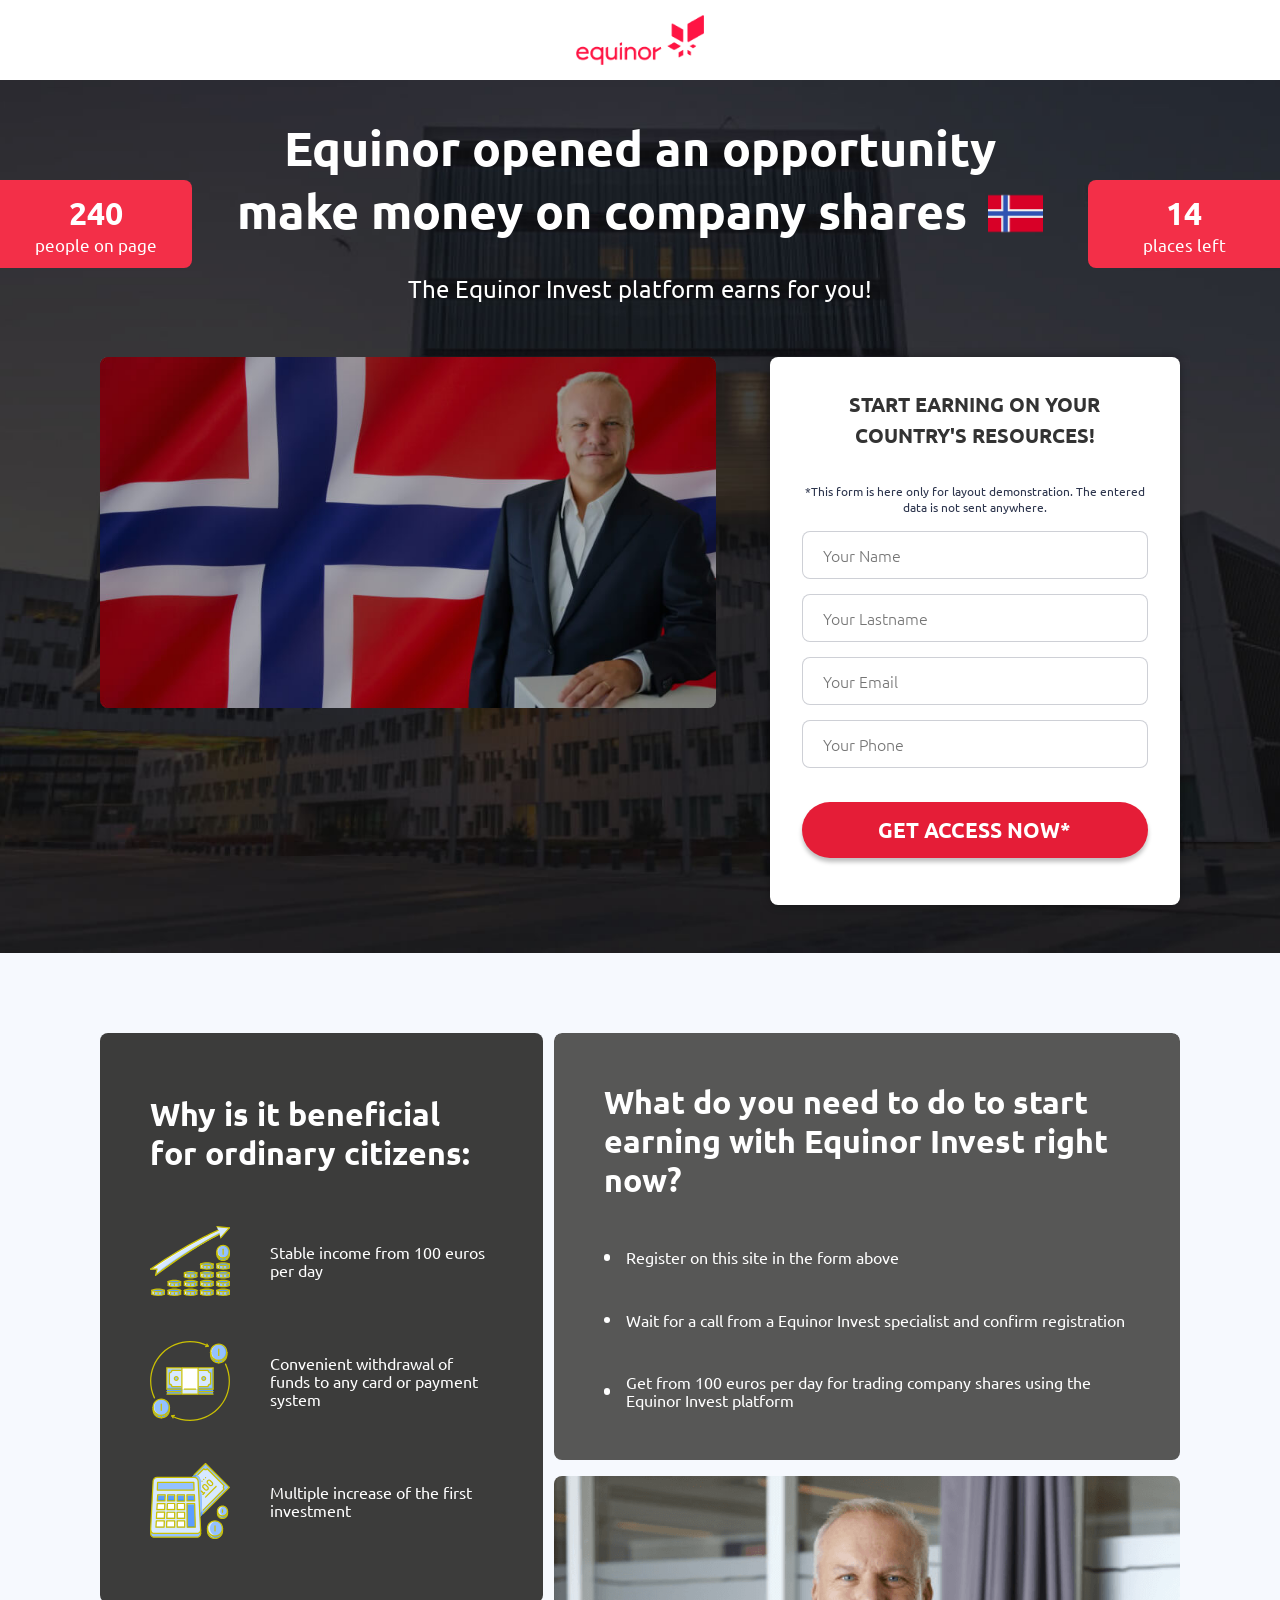
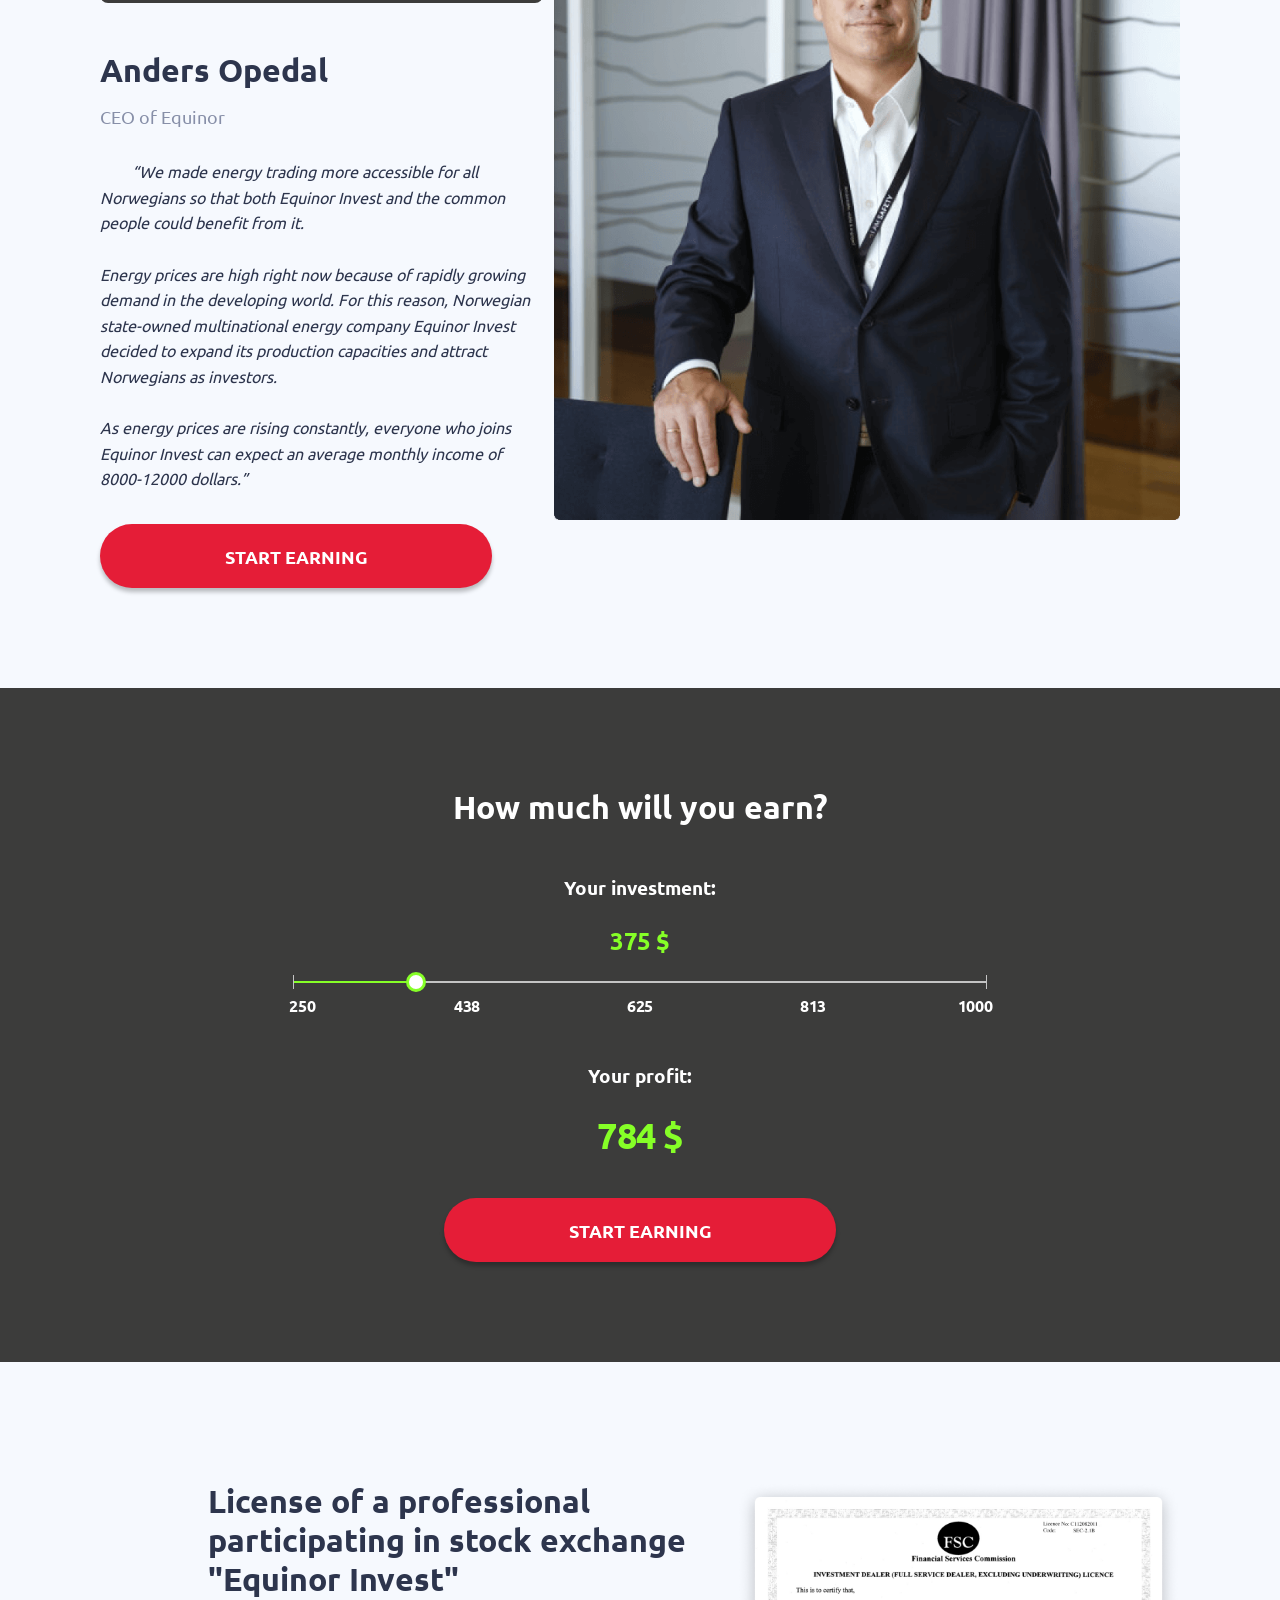
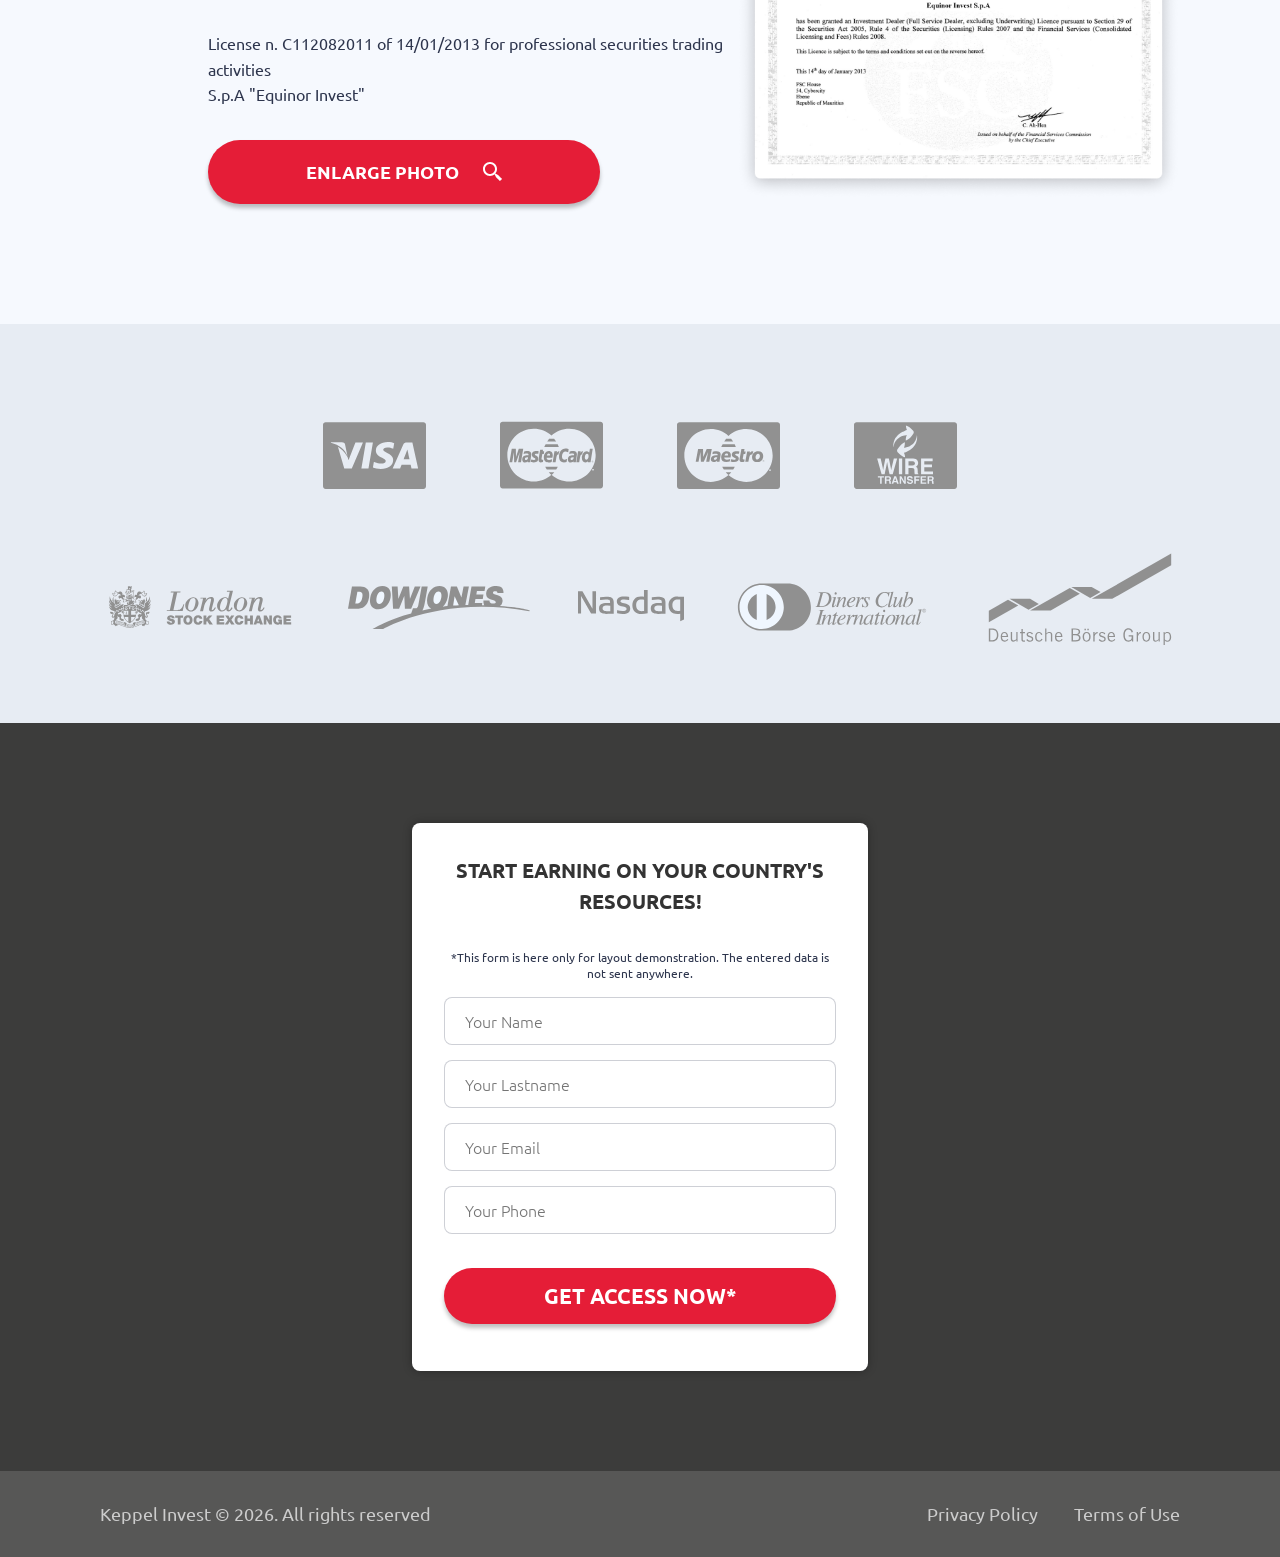
<file: index.html>
<!DOCTYPE html>
<html lang="en">
<head>
    <base href="<?php echo $base ?>">
    <meta charset="UTF-8">
    <meta http-equiv="X-UA-Compatible" content="IE=edge">
    <meta name="viewport" content="width=device-width, initial-scale=1, viewport-fit=cover" />
    <title>Equinor</title>
    <link rel="shortcut icon" type="image/png" href="assets/img/favicon.png">
    <link rel="stylesheet" href="assets/css/fonts.css">
    <link rel="stylesheet" href="assets/css/main.css">
</head>
<body>
    <div class="main-wrapper">
        <header class="header flex center just-center">
            <img src="assets/img/logo.png" alt="logo" class="logo-img">
        </header>
        <main class="main">
            <section class="hero-section">
                <div class="container">
                    <h1 class="main-heading">
                        Equinor opened an opportunity <br>
                        make money on company shares 
                        <img src="assets/img/norway.png" alt="Norway" class="flag-img">
                    </h1>
                    <h4 class="main-subheading">
                        The Equinor Invest platform earns for you!
                    </h4>
                    <div class="hero-content flex just-btwn">
                        <div class="hero-video-wrapper">
                            <div class="video">
                                <video width="100%" playsinline poster="assets/img/poster.jpg"></video>
                                <div class="play-btn"></div>
                            </div>
                        </div>
                        <div class="hero-form-wrapper">
                            <div class="form">
                                <h3 class="form-heading">
                                    Start earning on your country's resources!
                                </h3>
                                <form action="thankyou.html" onsubmit="event.preventDefault(); formSubmission()">
                                    <p class="form-disclaimer">
                                        *This form is here only for layout demonstration. The entered data is not sent anywhere.
                                    </p>
                                    <div class="input-wrap">
                                        <input type="text" class="form-input name" placeholder="Your Name">
                                    </div>
                                    <div class="input-wrap">
                                        <input type="text" class="form-input lastname" placeholder="Your Lastname">
                                    </div>
                                    <div class="input-wrap">
                                        <input type="text" class="form-input email" placeholder="Your Email">
                                    </div>
                                    <div class="input-wrap">
                                        <input type="text" class="form-input phone" placeholder="Your Phone">
                                    </div>
                                    <div class="required-fields">
                                        Please fill in all the fields
                                    </div>
                                    <div class="input-wrap">
                                        <button class="btn alert-btn">Get Access Now*</button>
                                    </div>
                                </form>
                            </div>
                        </div>
                    </div>
                </div>
                <div class="widget people-on-page flex column center just-center">
                    <div class="on-page-number number">125</div>
                    <div class="widget-text">people on page</div>
                </div>
                <div class="widget places-left flex column center just-center">
                    <div class="places-number number">14</div>
                    <div class="widget-text">places left</div>
                </div>
            </section>
            <section class="info-section">
                <div class="container flex just-btwn">
                    <div class="info-left-part">
                        <div class="benefits-block animated">
                            <h2 class="section-heading">
                                Why is it beneficial for ordinary citizens:
                            </h2>
                            <ul class="benefits-list">
                                <li class="benefits-list-item flex center">
                                    <img src="assets/img/svg/benefit-001.svg" alt="graphic" class="benefits-img">
                                    <p class="benefits-item-text">
                                        Stable income from 100 euros per day
                                    </p>
                                </li>
                                <li class="benefits-list-item flex center">
                                    <img src="assets/img/svg/benefit-002.svg" alt="graphic" class="benefits-img">
                                    <p class="benefits-item-text">
                                        Convenient withdrawal of funds to any card or payment system
                                    </p>
                                </li>
                                <li class="benefits-list-item flex center">
                                    <img src="assets/img/svg/benefit-003.svg" alt="graphic" class="benefits-img">
                                    <p class="benefits-item-text">
                                        Multiple increase of the first investment
                                    </p>
                                </li>
                            </ul>
                        </div>
                        <div class="ceo-info-block animated">
                            <h2 class="section-heading ceo-name">
                                Anders Opedal
                            </h2>
                            <h4 class="ceo-position">
                                CEO of  Equinor
                            </h4>
                            <blockquote class="ceo-quote">
                                “We made energy trading more accessible for all Norwegians so that both Equinor Invest and the common people could benefit from it.
                                <br><br>
                                Energy prices are high right now because of rapidly growing demand in the developing world.  For this reason, Norwegian state-owned multinational energy company Equinor Invest decided to expand its production capacities and attract Norwegians as investors.
                                <br><br>
                                As energy prices are rising constantly, everyone who joins  Equinor Invest can expect an average monthly income of <br> 8000-12000 dollars.”
                            </blockquote>
                            <button class="btn" onclick="scrollToElem('#bottom-form')">
                                START EARNING
                            </button>
                        </div>
                    </div>
                    <div class="info-right-part">
                        <div class="steps-block animated">
                            <h2 class="section-heading">
                                What do you need to do to start earning with Equinor Invest right now?
                            </h2>
                            <ul class="steps-list">
                                <li class="steps-list-item flex center">
                                    Register on this site in the form above
                                </li>
                                <li class="steps-list-item flex center">
                                    Wait for a call from a Equinor Invest specialist and confirm registration
                                </li>
                                <li class="steps-list-item flex center">
                                    Get from 100 euros per day for trading company shares using the Equinor Invest platform
                                </li>
                            </ul>
                        </div>
                        <div class="ceo-img-block animated"></div>
                    </div>
                </div>
            </section>
            <section class="calculator-section">
                <div class="container">
                    <h2 class="section-heading animated">
                        How much will you earn?
                    </h2>
                    <div class="calculator-wrapper animated">
                        <h4 class="investment-heading">Your investment:</h4>
                        <div class="investment-value">
                            <span class="invest-value-number">375</span> $
                        </div>
                        <div class="range-input-wrapper">
                            <input type="range" min="250" max="1000" value="375" class="investment-input">
                            <div class="input-progress-line"></div>
                            <div class="measurement-scale">
                                <span class="scale-division-value value-min">250</span>
                                <span class="scale-division-value value-second">438</span>
                                <span class="scale-division-value value-mid">625</span>
                                <span class="scale-division-value value-fourth">813</span>
                                <span class="scale-division-value value-max">1000</span>
                            </div>
                        </div>
                        <h4 class="profit-heading">Your profit:</h4>
                        <div class="profit-value">
                            <span class="profit-value-number">784</span> $
                        </div>
                        <button class="btn" onclick="scrollToElem('#bottom-form')">
                            START EARNING
                        </button>
                    </div>
                </div>
            </section>
            <section class="license-section">
                <div class="container flex flex-end">
                    <div class="license-content animated">
                        <h2 class="section-heading">
                            License of a professional participating in stock exchange "Equinor Invest"
                        </h2>
                        <p class="license-text">
                            License n. C112082011 of 14/01/2013 for professional securities trading activities<br>
                            S.p.A "Equinor Invest"
                        </p>
                        <button class="btn flex center just-center license-modal-call">
                            Enlarge photo 
                            <img src="assets/img/svg/zoom.svg" alt="zoom" class="zoom-img">
                        </button>
                    </div>
                    <div class="license-img-wrapper animated license-modal-call">
                        <img src="assets/img/license.png" alt="license" class="license-preview-img">
                    </div>
                </div>
            </section>
            <section class="partners-section">
                <div class="container flex column center">
                    <img src="assets/img/svg/partners-01.svg" alt="partners" class="partners-img-01 animated">
                    <img src="assets/img/svg/partners-02.svg" alt="partners" class="partners-img-02 animated">
                </div>
            </section>
            <section class="bottom-form-section" id="bottom-form">
                <div class="container">
                    <div class="form animated">
                        <h3 class="form-heading">
                            Start earning on your country's resources!
                        </h3>
                        <form action="thankyou.html" onsubmit="event.preventDefault(); formSubmission()">
                            <p class="form-disclaimer">
                                *This form is here only for layout demonstration. The entered data is not sent anywhere.
                            </p>
                            <div class="input-wrap">
                                <input type="text" class="form-input name" placeholder="Your Name">
                            </div>
                            <div class="input-wrap">
                                <input type="text" class="form-input lastname" placeholder="Your Lastname">
                            </div>
                            <div class="input-wrap">
                                <input type="text" class="form-input email" placeholder="Your Email">
                            </div>
                            <div class="input-wrap">
                                <input type="text" class="form-input phone" placeholder="Your Phone">
                            </div>
                            <div class="required-fields">
                                Please fill in all the fields
                            </div>
                            <div class="input-wrap">
                                <button class="btn alert-btn">Get Access Now*</button>
                            </div>
                        </form>
                    </div>
                </div>
            </section>
        </main>
        <footer class="footer">
            <div class="container flex center just-btwn">
                <p class="copyright">
                    Keppel Invest © <span class="year">2022</span>. All rights reserved
                </p>
                <div class="footer-links">
                    <a href="javascript:void(0)" class="alterlink">Privacy Policy</a>
                    <a href="javascript:void(0)" class="alterlink">Terms of Use</a>
                </div>
            </div>
        </footer>
        <div class="modal license-modal">
            <img src="assets/img/close.png" alt="close" class="close-icon">
            <div class="modal-content">
                <img src="assets/img/license.png" alt="license" class="license-img">
            </div>
        </div>
    </div>
    <script src="assets/js/main.js" defer></script>
</body>
</html>
</file>
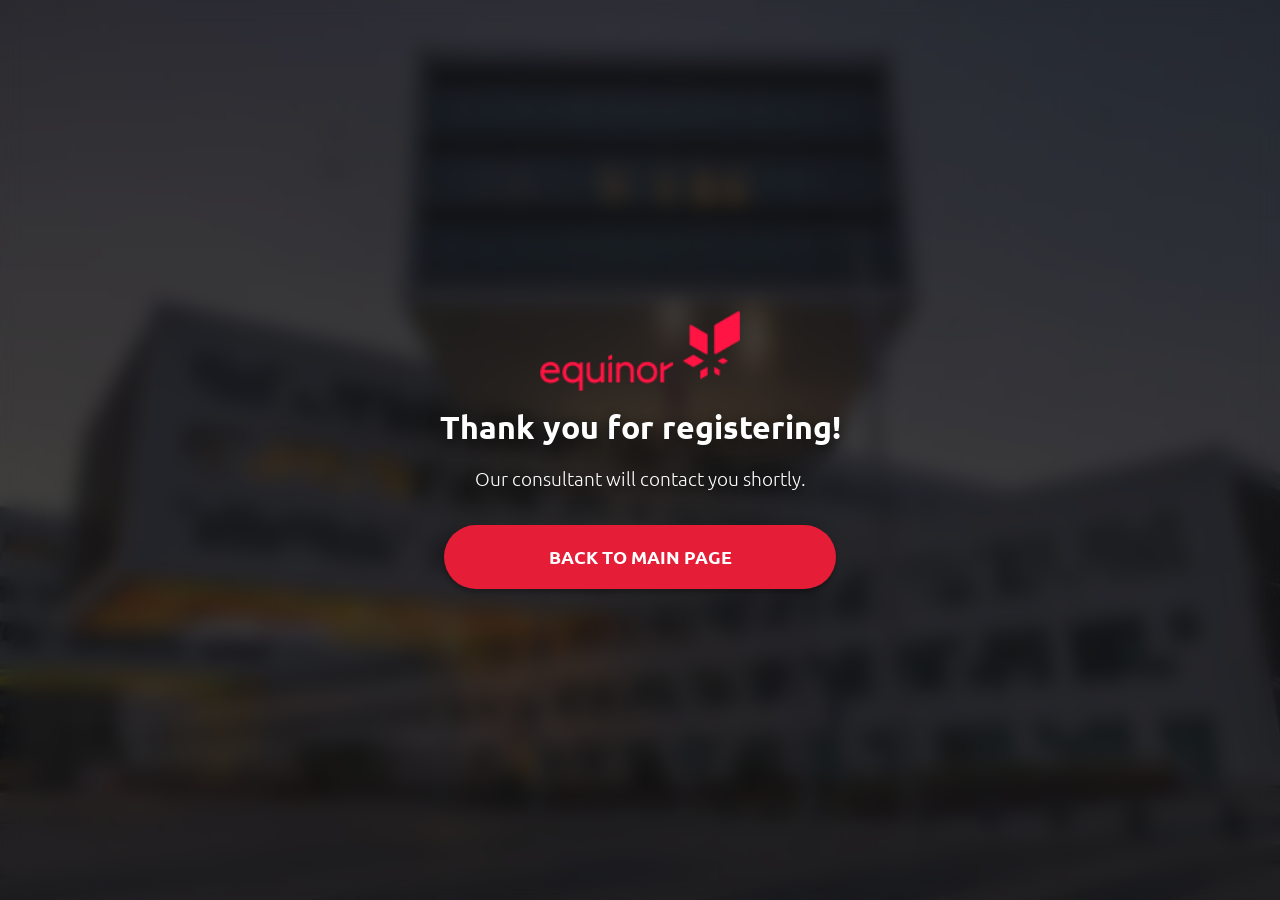
<file: thankyou.html>
<!DOCTYPE html>
<html lang="en">

<head>
    <meta charset="UTF-8">
    <meta http-equiv="X-UA-Compatible" content="IE=edge">
    <meta name="viewport" content="width=device-width, initial-scale=1.0">
    <title>Congratulations!</title>
    <link rel="shortcut icon" type="image/png" href="assets/img/favicon.png">
    <link rel="stylesheet" href="assets/css/fonts.css">
    <link rel="stylesheet" href="assets/css/main.css">
</head>

<body>
    <style>
        * {
            margin: 0;
            padding: 0;
            box-sizing: border-box
        }
        body {
            width: 100%;
            min-height: 100vh;
            padding: 2rem 0;
            overflow-x: hidden;
            display: grid;
            place-items: center center;
            background-color: #333;
            background: url('assets/img/hero-bg.jpg') no-repeat center / cover;
            font-family: 'Ubuntu', sans-serif;
            text-shadow: 0 6px 12px #111;
            backdrop-filter: blur(10px)
        }
        .container {
            width: 90%;
            max-width: 800px;
            margin: 0 auto;
            color: #fff;
            text-align: center;
        }
        .logo-img {
            display: block;
            width: 90%;
            max-width: 200px;
            margin: 0 auto;
        }
        h2 {
            color: #fff;
            font-size: 2rem;
            text-align: center;
            margin: 1rem 0;
            font-weight: 800;
        }
        p {
            color: #fff;
            font-size: 1.2rem;
            text-align: center;
            font-weight: 300;
            line-height: 150%;
            margin-bottom: 2rem;
        }
    </style>
    <div class="container">
        <img src="assets/img/logo.png" alt="logo" class="logo-img">
        <h2>Thank you for registering!</h2>
        <p>Our consultant will contact you shortly.</p>
        <button class="btn" onclick="window.location = 'index.html'">
            Back to Main Page
        </button>
    </div>
</body>

</html>
</file>
<file: assets/css/fonts.css>
/* latin-ext */
  @font-face {
    font-family: 'Ubuntu';
    font-style: normal;
    font-weight: 300;
    font-display: swap;
    src: url(../fonts/4iCv6KVjbNBYlgoC1CzjvmyNL4U.woff2) format('woff2');
    unicode-range: U+0100-024F, U+0259, U+1E00-1EFF, U+2020, U+20A0-20AB, U+20AD-20CF, U+2113, U+2C60-2C7F, U+A720-A7FF;
  }
  /* latin */
  @font-face {
    font-family: 'Ubuntu';
    font-style: normal;
    font-weight: 300;
    font-display: swap;
    src: url(../fonts/4iCv6KVjbNBYlgoC1CzjsGyN.woff2) format('woff2');
    unicode-range: U+0000-00FF, U+0131, U+0152-0153, U+02BB-02BC, U+02C6, U+02DA, U+02DC, U+2000-206F, U+2074, U+20AC, U+2122, U+2191, U+2193, U+2212, U+2215, U+FEFF, U+FFFD;
  }
  /* latin-ext */
  @font-face {
    font-family: 'Ubuntu';
    font-style: normal;
    font-weight: 400;
    font-display: swap;
    src: url(../fonts/4iCs6KVjbNBYlgoKcQ72j00.woff2) format('woff2');
    unicode-range: U+0100-024F, U+0259, U+1E00-1EFF, U+2020, U+20A0-20AB, U+20AD-20CF, U+2113, U+2C60-2C7F, U+A720-A7FF;
  }
  /* latin */
  @font-face {
    font-family: 'Ubuntu';
    font-style: normal;
    font-weight: 400;
    font-display: swap;
    src: url(../fonts/4iCs6KVjbNBYlgoKfw72.woff2) format('woff2');
    unicode-range: U+0000-00FF, U+0131, U+0152-0153, U+02BB-02BC, U+02C6, U+02DA, U+02DC, U+2000-206F, U+2074, U+20AC, U+2122, U+2191, U+2193, U+2212, U+2215, U+FEFF, U+FFFD;
  }
  /* latin-ext */
  @font-face {
    font-family: 'Ubuntu';
    font-style: normal;
    font-weight: 700;
    font-display: swap;
    src: url(../fonts/4iCv6KVjbNBYlgoCxCvjvmyNL4U.woff2) format('woff2');
    unicode-range: U+0100-024F, U+0259, U+1E00-1EFF, U+2020, U+20A0-20AB, U+20AD-20CF, U+2113, U+2C60-2C7F, U+A720-A7FF;
  }
  /* latin */
  @font-face {
    font-family: 'Ubuntu';
    font-style: normal;
    font-weight: 700;
    font-display: swap;
    src: url(../fonts/4iCv6KVjbNBYlgoCxCvjsGyN.woff2) format('woff2');
    unicode-range: U+0000-00FF, U+0131, U+0152-0153, U+02BB-02BC, U+02C6, U+02DA, U+02DC, U+2000-206F, U+2074, U+20AC, U+2122, U+2191, U+2193, U+2212, U+2215, U+FEFF, U+FFFD;
  }
</file>
<file: assets/css/main.css>
* {
    margin: 0;
    padding: 0;
    box-sizing: border-box;
    transition: .2s ease;
}
/*==== VARIABLES ===============*/
:root {
    --main-bg-color: #F6F9FE;
    --main-text-color: #2D354D;
    --dark-color: #575756;
    --darker-color: #3C3C3B;
    --font-primary: 'Ubuntu';
    --border-radius: 8px;
    --alert-color: #E51D37;;
}
/*==== COMMON =================*/
html {
    overflow-x: hidden;
    scroll-behavior: smooth;
}
body {
    min-height: 100vh;
    overflow-x: hidden;
    font-family: var(--font-primary), sans-serif;
    font-size: 1rem;
    background-color: var(--main-bg-color);
    color: var(--main-text-color);
}
a {
    color: inherit;
    text-decoration: none;
}
.container {
    width: 90%;
    max-width: 1400px;
    margin: 0 auto;
}
.flex {
    display: flex;
}
.column {
    flex-direction: column;
}
.center {
    align-items: center;
}
.just-btwn {
    justify-content: space-between;
}
.just-center {
    justify-content: center;
}
.flex-end {
    justify-content: flex-end;
}
.text-colored {
    color: var(--brand-color);
}
.section-heading {
    font-weight: 700;
    font-size: 2.875rem;
    line-height: 1.22;
    color: #FFFFFF;
    margin-bottom: 3rem;
}
.btn {
    height: 64px;
    width: 100%;
    max-width: 392px;
    background: var(--alert-color);
    box-shadow: 0px 4px 4px rgba(0, 0, 0, 0.25);
    border-radius: 32px;
    border: none;
    font-family: var(--font-primary);
    font-style: normal;
    font-weight: 700;
    font-size: 1.3rem;
    text-transform: uppercase;
    color: #FFFFFF;
    cursor: pointer;
    transition: .2s;
}
.btn:hover {
    box-shadow: none;
}

/*ANIMATIONS*/
.animated {
    opacity: 0;
    transition: .8s;
}
.fade-in {
    opacity: 1;
}

.main {
    padding-top: 6.7rem;
}

/*==== HEADER ==================*/
.header {
    width: 100%;
    height: 6.7rem;
    background-color: #fff;
    position: fixed;
    z-index: 33;
    left: 0;
    top: 0;
    transition: .4s;
}
.logo-img {
    width: 10rem;
    height: auto;
}
.header.sticky {
    height: 4.7rem;
}
.header.sticky .logo-img {
    width: 8rem;
}

/*==== HERO ==================*/
.hero-section {
    padding: 2.5rem 0 3rem 0;
    background: #2C2C32 url('../img/hero-bg.jpg') no-repeat center / cover;
}
.main-heading {
    font-weight: 700;
    font-size: 4rem;
    line-height: 1.125;
    text-align: center;
    color: #FFFFFF;
}
.flag-img {
    width: 55px;
    height: auto;
    margin-left: .6rem;
    transform: translateY(12px);
}
.main-subheading {
    font-weight: 400;
    font-size: 1.5rem;
    line-height: 3;
    text-align: center;
    color: #FFFFFF;
    margin: 1rem 0 2rem 0;
}
.hero-video-wrapper {
    width: 57%;
    max-width: 810px;
    border-radius: var(--border-radius);
}
video {
    border-radius: var(--border-radius);
}
.video .play-btn::before {
    width: 8rem;
    height: 8rem;
    border-radius: 100px;
    background-color: rgba(0, 0, 0, 0.6);
    background-position: center center;
    background-size: 4rem;
}
.hero-form-wrapper {
    width: 33%;
    max-width: 456px;
}

/*==== FORM ========*/
.form {
    width: 100%;
    max-width: 456px;
    margin: 0 auto;
    border-radius: var(--border-radius);
    background-color: #fff;
    box-shadow: 0px 0px 10px rgba(0, 0, 0, 0.3);
    padding: 2rem;
}
.form-heading {
    font-weight: 700;
    font-size: 1.625rem;
    line-height: 1.54;
    text-align: center;
    text-transform: uppercase;
    color: #333333;
    margin: 0 0 2rem 0;
}
.form-disclaimer {
    font-size: 12px;
    line-height: 1.4;
    text-align: center;
}
.form .input-wrap {
    margin: 20px 0;
}
.form .input-wrap input {
    width: 100%;
    height: 56px;
    border: 1px solid rgba(11, 22, 51, 0.2);
    border-radius: var(--border-radius);
    font-weight: 300;
    font-size: 1rem;
    padding-left: 20px;
    font-family: var(--font-primary);
    outline: none;
}
.form .input-wrap input:focus {
    border: 1px solid rgb(67, 101, 196);
}
.form .input-wrap input.valid,
.form .input-wrap input.valid:focus {
    border: 1px solid rgb(58, 231, 150);
}
.form .input-wrap .vue-tel-input {
    border: 1px solid rgba(11, 22, 51, 0.2);
    border-radius: var(--border-radius);
}
.form .input-wrap .vue-tel-input input {
    border: none;
    border-radius: 0 var(--border-radius) var(--border-radius) 0;
}
.form .input-wrap .vue-tel-input .vti__dropdown {
    border-radius: var(--border-radius) 0 0 var(--border-radius);
}
.form .input-wrap .vue-tel-input .vti__dropdown .vti__dropdown-item {
    color:#333
}
.form .checkbox-wrap {
    display: flex;
    align-items: center;
}
.form .checkbox-wrap input {
    -webkit-appearance: none;
    -moz-appearance: none;
    -o-appearance: none;
    appearance: none;
}
.form .checkbox-wrap input::before {
    content: '';
    display: flex;
    justify-content: center;
    align-items: center;
    width: .8rem;
    height: .8rem;
    background-color: #2D354D;
    border-radius: 2px;
}
.form .checkbox-wrap input:checked::before {
    content: '\2713';
    color: #fff
}
.form .checkbox-wrap {
    margin: 0.5rem 0 0.5rem 1rem;
}
.form .checkbox-wrap label {
    color: #68645F;
}
.form .checkbox-wrap label .alterlink {
    color: inherit;
    font-weight: 700;
}
.required-fields {
    border-radius: 6px;
    border: 2px solid var(--alert-color);
    color: var(--alert-color);
    background-color: #ebc2ab;
    font-size: 1rem;
    font-weight: 600;
    letter-spacing: 1px;
    text-align: center;
    transform: scale(0);
    height: 0;
    transition: .3s;
}
.required-fields.visible {
    padding: 1rem;
    margin: 8px 0;
    transform: scale(1);
    height: auto;
}
.form .input-wrap button {
    height: 56px;
    background: var(--alert-color);
    box-shadow: 0px 4px 4px rgba(0, 0, 0, 0.25);
    border-radius: 32px;
    font-family: var(--font-primary);
    font-style: normal;
    font-weight: 700;
    font-size: 21px;
    text-transform: uppercase;
    color: #FFFFFF;
    border: none;
    transition: .2s
}
.form .input-wrap button:hover {
    box-shadow: none;
}
.form .input-wrap button:active {
    opacity: .5;
}

/*==== Widget ==================*/
.widget {
    position: fixed;
    top: 20%;
    z-index: 7;
    width: 16rem;
    height: 6.7rem;
    background-color: #F32F48;
    font-size: 20px;
    color: #fff;
    text-align: center;
}
.widget.people-on-page {
    border-radius: 0 var(--border-radius) var(--border-radius) 0;
}
.widget.places-left {
    right: 0;
    border-radius: var(--border-radius) 0 0 var(--border-radius);
}
.widget .number {
    font-weight: 700;
    font-size: 2.25rem;
}
                            

/*==== INFO =====================*/
.info-section {
    padding: 5rem 0 6.25rem 0;
}
.info-left-part {
    width: 41%;
}
.benefits-block {
    background-color: var(--darker-color);
    border-radius: var(--border-radius);
    padding: 3.875rem 3.125rem;
    margin-bottom: 1rem;
}
.benefits-list-item {
    margin-bottom: 3.5rem;
}
.benefits-list-item:last-child {
    margin-bottom: 0;
}
.benefits-img {
    margin-right: 2.5rem;
}
.benefits-item-text {
    font-weight: 400;
    font-size: 1.25rem;
    line-height: 1.15;
    color: #FFFFFF;
}
.ceo-name {
    color: #2D354D;
    margin: 3.8rem 0 1.5rem 0;
}
.ceo-position {
    font-weight: 400;
    font-size: 1.25rem;
    color: #878FA8;
}
.ceo-quote {
    font-style: italic;
    font-weight: 400;
    font-size: 20px;
    line-height: 1.6;
    margin: 2rem 0 3rem 0;
    text-indent: 2rem
}
.info-right-part {
    width: 58%;
    border-radius: var(--border-radius);
    overflow: hidden
}
.steps-block {
    background: var(--dark-color);
    border-radius: var(--border-radius);
    padding: 3.125rem;
    margin-bottom: 1rem;
}
.steps-list-item {
    font-weight: 400;
    font-size: 1.25rem;
    line-height: 1.15;
    color: #FFFFFF;
    margin-bottom: 3.75rem;
}
.steps-list-item::before {
    content: '';
    width: .4rem;
    min-width: .4rem;
    height: .4rem;
    background-color: #fff;
    border-radius: 100px;
    margin-right: 1rem;
}
.steps-list-item:last-child {
    margin-bottom: 0;
}
.ceo-img-block {
    width: 100%;
    height: 100%;
    border-radius: var(--border-radius);
    background: url('../img/ceo.png') no-repeat top / contain;
    overflow: hidden
}

/*==== CALCULATOR ==================*/
.calculator-section {
    padding: 6.25rem 0;
    background-color: var(--darker-color);
}
.calculator-section .container {
    text-align: center
}
.investment-heading,
.profit-heading {
    font-weight: 700;
    font-size: 1.5rem;
    color: #FFFFFF;
    margin-bottom: 2rem;
}
.investment-value,
.profit-value {
    font-weight: 700;
    font-size: 1.5rem;
    letter-spacing: -0.02em;
    text-transform: uppercase;
    color: #86FF27;
}
/*==== Range Input ==================*/
.range-input-wrapper {
    width: 100%;
    margin: 1.5rem auto 5rem auto;
    max-width: 692px;
    height: 2px;
    position: relative;
}
.range-input-wrapper::before {
    content: '';
    position: absolute;
    left: -1px;
    top: -6px;
    width: 1px;
    height: 14px;
    background-color: #C4C4C4;
}
.range-input-wrapper::after {
    content: '';
    position: absolute;
    right: -1px;
    top: -6px;
    width: 1px;
    height: 14px;
    background-color: #C4C4C4;
}
.input-progress-line {
    position: absolute;
    top: 0;
    left: 0;
    width: 16.5%;
    height: 2px;
    background-color: #86FF27;
    z-index: 5
}
.measurement-scale {
    position: absolute;
    top: 14px;
    left: 0;
    width: 100%;
    height: 2px;
    background-color: transparent;
    z-index: 4
}
.scale-division-value {
    font-weight: 700;
    font-size: 1rem;
    letter-spacing: -0.02em;
    text-transform: uppercase;
    color: #FFFFFF;
    position: absolute;
    top: 0;
}
.scale-division-value.value-min {
    left: -.3rem;
}
.scale-division-value.value-second {
    left: 25%;
    transform: translateX(-50%)
}
.scale-division-value.value-mid {
    left: 50%;
    transform: translateX(-50%)
}
.scale-division-value.value-fourth {
    left: 75%;
    transform: translateX(-50%)
}
.scale-division-value.value-max {
    right: -.4rem;
}
.investment-input {
    position: absolute !important;
    left: 0;
    top: 0;
    width: 100%;
    height: 2px !important;
    -webkit-appearance: none;
       -moz-appearance: none;
            appearance: none;
    background: #C4C4C4;
    background-blend-mode: luminosity;
    mix-blend-mode: normal;
    border: none !important;
}
.investment-input::-webkit-slider-thumb {
    -webkit-appearance: none;
       -moz-appearance: none;
            appearance: none;
    width: 20px;
    height: 20px;
    background: #fff;
    background-blend-mode: luminosity;
    mix-blend-mode: normal;
    border: 3px solid #86FF27;
    border-radius: 50%;
    cursor: pointer;
    position: relative;
    z-index: 7
}
.investment-input::-moz-range-thumb {
    -webkit-appearance: none;
       -moz-appearance: none;
            appearance: none;
    width: 20px;
    height: 20px;
    background: #fff;
    background-blend-mode: luminosity;
    mix-blend-mode: normal;
    border: 3px solid #86FF27;
    border-radius: 50%;
    cursor: pointer;
    position: relative;
    z-index: 7
}
.profit-value {
    font-size: 2.25rem;
    margin-bottom: 2.5rem;
}
                            

/*==== LICENSE =====================*/
.license-section {
    padding: 7.5rem 0;
}
.license-content {
    width: 49%;
    max-width: 692px;
}
.license-content .section-heading {
    color: #2D354D;
    margin-bottom: 2rem;
}
.license-text {
    font-weight: 400;
    font-size: 1.25rem;
    line-height: 1.6;
    margin-bottom: 2rem;
}
.zoom-img {
    margin-left: 1.5rem;
}
.license-img-wrapper {
    width: 41%;
    max-width: 574px;
}
.license-preview-img {
    width: 100%;
    height: auto;
    cursor: pointer;
}

/*==== PARTNERS =================*/
.partners-section {
    padding: 5rem 0 1rem 0;
    background-color: #E7ECF3;
}
.partners-img-01,
.partners-img-02 {
    width: 100%;
    height: auto;
}
.partners-img-01 {
    max-width: 634px;
}
.partners-img-02 {
    max-width: 1080px;
}

/*==== BOTTOM-FORM =============*/
.bottom-form-section {
    padding: 6.25rem 0;
    background-color: var(--darker-color);
}

/*==== FOOTER ===================*/
.footer {
    padding: 2rem 0;
    background-color: var(--dark-color);
    color: #CCCCCC;
    font-size: 18px;
}
.footer-links .alterlink {
    margin-left: 2rem;
}
.footer-links .alterlink:first-child {
    margin-left: 0;
}

/*==== MODAL ===================*/
.modal {
    position: fixed;
    z-index: -3;
    opacity: 0;
    width: 100%;
    min-height: 100vh;
    height: 300px;
    overflow-y: scroll;
    top: 0;
    left: 0;
    padding: 2rem 0;
    display: grid;
    place-items: center center;
    background-color: rgba(0,0,0,.8);
    transition: .4s
}
.modal.active {
    z-index: 101;
    opacity: 1;
}
.modal .close-icon {
    position: absolute;
    top: 1rem;
    right: 1.5rem;
    width: 1.5rem;
    height: 1.5rem;
    cursor: pointer
}
.modal-content {
    width: 100%;
    max-width: 1080px;
}
.modal-content .license-img {
    width: 100%;
    height: auto;
}


/*==== MEDIA QUERIES ==============*/
@media (max-width: 1600px) {
    .container {
        max-width: 1080px;
    }
    .main {
        padding-top: 5rem;
    }
    .btn {
        font-size: 1.1rem;
    }
    .header {
        height: 5rem;
    }
    .logo-img {
        width: 8rem;
    }
    .header.sticky {
        height: 4rem;
    }
    .header.sticky .logo-img {
        width: 7rem;
    }
    .main-heading {
        font-size: 3rem;
    }
    .widget {
        top: 20%;
        width: 12rem;
        height: 5.5rem;
        font-size: 17px;
    }
    .widget .number {
        font-size: 2rem;
    }
    .hero-form-wrapper {
        width: 38%;
    }
    .form-heading {
        font-size: 1.25rem;
    }
    .form .input-wrap {
        margin: 15px 0;
    }
    .form .input-wrap input {
        height: 48px;
    }
    .section-heading {
        font-size: 2rem;
        margin-bottom: 3rem;
    }
    .benefits-item-text {
        font-size: 1rem;
    }
    .benefits-list-item {
        margin-bottom: 2.5rem;
    }
    .steps-list-item {
        font-size: 1rem;
        margin-bottom: 2.75rem;
    }
    .ceo-name {
        margin: 3rem 0 1rem 0;
    }
    .ceo-position {
        font-size: 1.1rem;
    }
    .ceo-quote {
        font-size: 1rem;
        margin: 2rem 0 2rem 0;
    }
    .investment-heading, .profit-heading {
        font-size: 1.2rem;
        margin-bottom: 1.5rem;
    }
    .license-text {
        font-size: 1rem;
    }
}

@media (max-width: 1000px) {
    .hero-content {
        flex-direction: column;
    }
    .widget {
        top: unset;
        bottom: 10%;
        width: 10rem;
        height: 4.5rem;
        font-size: 16px;
    }
    .hero-video-wrapper {
        width: 100%;
        max-width: 1000px;
        margin-bottom: 2rem;
    }
    .hero-form-wrapper {
        width: 100%;
        max-width: 1000px;
    }
    .info-section .container {
        flex-direction: column;
    }
    .info-left-part {
        width: 100%;
        max-width: 760px;
        margin-left: auto;
        margin-right: auto;
        margin-bottom: 2rem;
    } 
    .info-right-part {
        width: 100%;
        max-width: 760px;
        margin-left: auto;
        margin-right: auto;
        overflow: auto;
        display: flex;
        flex-direction: column-reverse;
    }
    .ceo-info-block {
        text-align: center
    }
    .ceo-img-block {
        width: 100%;
        height: 50rem;
    }
    .steps-block {
        margin-bottom: 1rem;
    }
    .license-section {
        padding: 5rem 0;
    }
    .license-section .container {
        flex-direction: column;
    }
    .license-content {
        width: 100%;
        max-width: 692px;
        margin-left: auto;
        margin-right: auto;
        margin-bottom: 2rem;
        text-align: center
    }
    .license-content .btn {
        margin-left: auto;
        margin-right: auto;
    }
    .license-img-wrapper {
        width: 100%;
        max-width: 574px;
        margin-left: auto;
        margin-right: auto;
    }
    .partners-section {
        padding: 2rem 0 1rem 0;
    }
}

@media (max-width: 580px) {
    .main {
        padding-top: 3.5rem;
    }
    .header {
        height: 3.5rem;
    }
    .logo-img {
        width: 6rem;
    }
    .header.sticky {
        height: 3rem;
    }
    .header.sticky .logo-img {
        width: 5rem;
    }
    .main-heading {
        font-size: 2.2rem;
    }
    .flag-img {
        width: 32px;
        transform: translateY(7px);
    }
    .main-subheading {
        font-size: 1.2rem;
        line-height: 1.5;
        margin: 1rem 0 2rem 0;
    }
    .widget {
        bottom: 14%;
        width: 6rem;
        height: 3rem;
        font-size: .8px;
    }
    .widget-text {
        font-size: .7rem;
    }
    .widget .number {
        font-size: 1.2rem;
    }
    .form {
        padding: 2rem 1.2rem;
    }
    .info-section {
        padding: 4rem 0 4rem 0;
    }
    .benefits-block {
        padding: 2rem 1.5rem;
    }
    .section-heading {
        font-size: 1.8rem;
        margin-bottom: 1.5rem;
    }
    .benefits-img {
        margin-right: 1.8rem;
    }
    .ceo-img-block {
        height: 20rem;
        margin-bottom: 2rem;
    }
    .steps-block {
        padding: 2rem 1.5rem;
    }
    .footer {
        padding: 1.5rem 0;
        font-size: 15px;
    }
    .footer .container {
        flex-direction: column;
    }
    .footer .copyright {
        margin-bottom: 1rem;
    }
}
</file>
